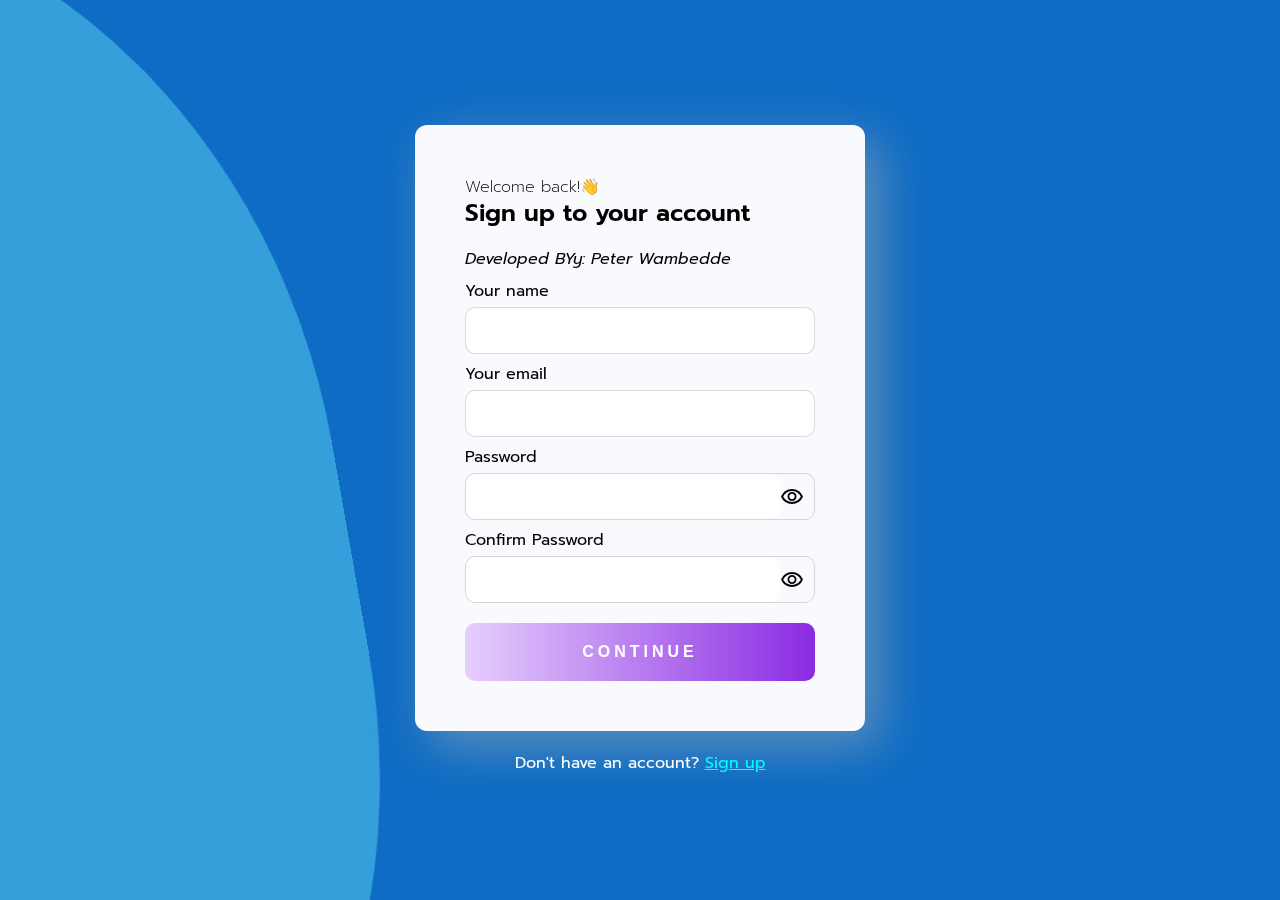
<file: index.html>
<!DOCTYPE html>
<html lang="en">
    <head>
        <meta charset="UTF-8" />
        <meta name="viewport" content="width=device-width, initial-scale=1.0" />
        <title>Document</title>
        <link rel="stylesheet" href="./assest/style.css" />
        <!-- <link rel="stylesheet" href="./assest/sign-up.css"> -->
        <link rel="preconnect" href="https://fonts.googleapis.com" />
        <link rel="preconnect" href="https://fonts.gstatic.com" crossorigin />
        <link
            rel="stylesheet"
            href="https://fonts.googleapis.com/css2?family=Material+Symbols+Outlined:opsz,wght,FILL,GRAD@24,400,0,0" />
        <link
            href="https://fonts.googleapis.com/css2?family=Prompt:ital,wght@0,100;0,300;0,400;0,500;0,600;0,700;0,900;1,100&display=swap"
            rel="stylesheet" />
    </head>
    <body>
         
        <div class='box'>
            <div class='wave -one'></div>
            <div class='wave -two'></div>
            <div class='wave -three'></div>
          </div>          
        <div class="form-container">
            <form>
                <p id="welcome">Welcome back!👋</p>
                <h2>Sign up to your account</h2>
                <p><i>Developed BYy: Peter Wambedde</i></p>
                <label for="name">Your name</label>
                <input id="name" type="text" />
                <label for="email">Your email</label>
                <input id="email" type="email" />
                <label for="password">Password</label>
                <div class="password">
                    <input id="password" class="password-input" type="password" />
                    <spanid="eye" class="material-symbols-outlined eye" title="show password">visibility</spanid=>
                </div>
                <label for="final-password">Confirm Password</label>
                <div class="password">
                    <input id="final-password" type="password" class="password-input" />
                    <span id="confirm-eye" class="material-symbols-outlined eye" title="show password"> visibility</span>
                </div>
                <button class="submit">CONTINUE</button>
                <p id="error">Error: All fields are mandatory</p>
            </form>
            <p id="sign-up-button">Don't have an account? <a href="#">Sign up</a></p>
        </div>
        <script src="./script.js"></script>
    </body>
</html>
</file>
<file: assest/style.css>
*{
    margin: 0;
    padding: 0;
}
body{
    background-color: #F9FAFD;
    font-family: 'Prompt', sans-serif;
}
.form-container{
    display: flex;
    flex-direction: column;
    align-items: center;
    height: 100vh;
    box-sizing: border-box;
    justify-content: center;
    position: relative;
    z-index: 20;
}
.eye{
    cursor: pointer;
}
#welcome{
    font-weight: 200;
}
h2{
    font-weight: 600;
    margin-top: -4px;
    margin-bottom: 16px;
}
label{
    margin: 8px 0 4px 0;
}
form{
    border-radius: 12px;
    box-shadow: 15px 15px 50px rgba(182, 180, 180, 0.5);
    width: 450px;
    box-sizing: border-box;
    display: flex;
    flex-direction: column;
    padding: 50px;
    background-color: #F9FAFD;
}
input{
    border: 1px solid rgba(0, 0, 0, 0.144);
    font-size: 18px;
    border-radius: 10px;
    box-sizing: border-box;
    padding: 12px;
    width: 100%;
    outline: none;
}
.password{
    display: flex;  
    align-items: center;
    box-sizing: border-box;
    padding-right: 10px;
    border-radius: 10px;
    border: 1px solid rgba(0, 0, 0, 0.144);
}
.password-input{
    border: none;
}
.submit{
    border: none;
    background: linear-gradient(90deg, rgb(230, 206, 252), blueviolet);
    border-radius: 10px;
    margin-top: 20px;
    padding: 20px 30px;
    color: white;
    font-size: 16px;
    font-weight: 700;
    letter-spacing: 4px;
    cursor: pointer;
    width: 100%;
    transition: background 5s linear;
}
.submit:hover{
    background: linear-gradient(90deg, blueviolet, deepskyblue);
    transition: background 5s linear;
}
#sign-up-button{
    margin-top: 20px;
    color: rgb(255, 255, 255);
}
a{
    color: aqua;
}
#error{
    color: blueviolet;
    font-size: 18px;
    font-weight: 500;
    text-align: center;
    margin-top: 28px;
    outline: none;
    border-radius: 10px;
    width: 100%;
    display: none;
}

/* background styling */
.container{
    position: absolute;
    left: 0;
    right: 0;
    top: 0;
    bottom: 0;
    margin: auto;
    height: 100vh;
    overflow: hidden;
}
.line{
    position: absolute;
    width: 100%;
    overflow: hidden;
    height: 100%;
    box-sizing: border-box;
    background: blueviolet;
}
.line-1{
    z-index: 15;
    opacity: 0.5;
}
.line-2{
    z-index: 10;
    opacity: 0.7;
}style.css
.line-3{
    z-index: 5;
}
.wave{
    position: absolute;
    left: 0;
    width: 200%;
    height: 100%;
    box-sizing: border-box;
    background-repeat: repeat no-repeat;
    background-position: 0 bottom;
    transform-origin: center bottom;
}
.wave1{
    background-size: 50% 80px;
}
.wave2{
    background-size: 50% 100px;
    animation: animate 12s linear infinite;
}

.wave3{
    background-size: 50% 80px;
    animation: animate 18s linear infinite;
}
@keyframes animate{
    0%{
        transform: translateX(0) translateZ(0) scaleY(1);
    }
    50%{
        transform: translateX(-25%) translateZ(0) scaleY(0.5);
    }
    100%{
        transform: translateX(-50%) translateZ(0) scaleY(1);
    }
}

@media screen and (max-width:550px){
    form{
        width: 80vw;
        height: fit-content;
        padding: 30px;
    }
    input{
        height: 20px;
        font-size: 14px;
    }
    label{
        font-size: 14px;
    }
    .submit{
        font-size: 12px;
        padding: 10px;
    }
    h2{
        font-size: 16px;
        margin-top: -4px;
    }
}
@media screen and (max-height:800px) {
    form{
        width: 30vw;
        height: fit-content;
        padding: 30px;
    }
    input{
        height: 25px;
        font-size: 14px;
        padding: 15px;
    }
    label{
        font-size: 14px;
    }
    .submit{
        font-size: 12px;
        padding: 10px;
    }
    h2{
        font-size: 16px;
        margin-top: -4px;
    }
}
@media screen and (max-width:800px) and (max-height:800px) {
    
    form{
        width: 400px;
        height: fit-content;
        padding: 30px;
    }
    input{
        height: 25px;
        font-size: 14px;
        padding: 15px;
    }
    label{
        font-size: 14px;
    }
    .submit{
        font-size: 12px;
        padding: 10px;
    }
    h2{
        font-size: 16px;
        margin-top: -4px;
    }
}
@media screen and (max-width:500px) and (max-height:800px) {
    form{
        width: 300px;
        height: fit-content;
        padding: 30px;
    }
    input{
        height: 25px;
        font-size: 14px;
        padding: 15px;
    }
    label{
        font-size: 14px;
    }
    .submit{
        font-size: 12px;
        padding: 10px;
    }
    h2{
        font-size: 16px;
        margin-top: -4px;
    }
    .submit{
        font-size: 12px;
    }
}
@media screen and (max-width:350px) and (max-height:800px) {
    form{
        width: 250px;
        height: fit-content;
        padding: 30px;
    }
    input{
        height: 25px;
        font-size: 14px;
        padding: 15px;
    }
    label{
        font-size: 14px;
    }
    .submit{
        font-size: 12px;
        padding: 10px;
    }
    h2{
        font-size: 16px;
        margin-top: -4px;
    }
    .submit{
        font-size: 10px;
    }
}
@media screen and (max-width:280px) and (max-height:800px) {
    #welcome{
        font-size: 12px;
    }
    form{
        width: 200px;
        height: fit-content;
        padding: 30px;
    }
    input{
        height: 18px;
        font-size: 12px;
        padding: 10px;
    }
    label{
        font-size: 12px;
    }
    .submit{
        font-size: 12px;
        padding: 10px;
    }
    h2{
        font-size: 14px;
        margin-top: -4px;
    }
    .submit{
        font-size: 10px;
    }
}



body{
	margin: 0;
	padding: 0;
	background-color: #0e6cc4;
	overflow-x:hidden;
	overflow-y:hidden;
}

/*waves****************************/


.box {
	position: fixed;
	top: 0;
	transform: rotate(80deg);
	left: 0;
}

.wave {
	position: fixed;
	top: 0;
	left: 0;
  opacity: .4;
  position: absolute;
  top: 3%;
  left: 10%;
  background: #0af;
  width: 1500px;
  height: 1300px;
  margin-left: -150px;
  margin-top: -250px;
  transform-origin: 50% 48%;
  border-radius: 43%;
  animation: drift 7000ms infinite linear;
}

.wave.-three {
  animation: drift 7500ms infinite linear;
	position: fixed;
	background-color: #77daff;
}

.wave.-two {
  animation: drift 3000ms infinite linear;
  opacity: .1;
  background: black;
	position: fixed;
}

.box:after {
  content: '';
  display: block;
  left: 0;
  top: 0;
  width: 100%;
  height: 100%;
  z-index: 11;
  transform: translate3d(0, 0, 0);
}

@keyframes drift {
  from { transform: rotate(0deg); }
  from { transform: rotate(360deg); }
}

/*LOADING SPACE*/

.contain {
	animation-delay: 4s;
	z-index: 1000;
	position: fixed;
	top: 0;
	left: 0;
	bottom: 0;
	right: 0;
  display: -webkit-box;
  display: -ms-flexbox;
  display: flex;
  -ms-flex-flow: row nowrap;
  flex-flow: row nowrap;
  -webkit-box-pack: center;
  -ms-flex-pack: center;
  justify-content: center;
  -webkit-box-align: center;
  -ms-flex-align: center;
  align-items: center;

  background: #25a7d7;
  background: -webkit-linear-gradient(#25a7d7, #2962FF);
  background: linear-gradient(#25a7d7, #25a7d7);
}

.icon {
  width: 100px;
  height: 100px;
  margin: 0 5px;
}

/*Animation*/
.icon:nth-child(2) img {-webkit-animation-delay: 0.2s;animation-delay: 0.2s}
.icon:nth-child(3) img {-webkit-animation-delay: 0.3s;animation-delay: 0.3s}
.icon:nth-child(4) img {-webkit-animation-delay: 0.4s;animation-delay: 0.4s}

.icon img {
  -webkit-animation: anim 2s ease infinite;
  animation: anim 2s ease infinite;
  -webkit-transform: scale(0,0) rotateZ(180deg);
  transform: scale(0,0) rotateZ(180deg);
}

@-webkit-keyframes anim{
  0% {
    -webkit-transform: scale(0,0) rotateZ(-90deg);
    transform: scale(0,0) rotateZ(-90deg);opacity:0
  }
  30% {
    -webkit-transform: scale(1,1) rotateZ(0deg);
    transform: scale(1,1) rotateZ(0deg);opacity:1
  }
  50% {
    -webkit-transform: scale(1,1) rotateZ(0deg);
    transform: scale(1,1) rotateZ(0deg);opacity:1
  }
  80% {
    -webkit-transform: scale(0,0) rotateZ(90deg);
    transform: scale(0,0) rotateZ(90deg);opacity:0
  }
}

@keyframes anim{
  0% {
    -webkit-transform: scale(0,0) rotateZ(-90deg);
    transform: scale(0,0) rotateZ(-90deg);opacity:0
  }
  30% {
    -webkit-transform: scale(1,1) rotateZ(0deg);transform: scale(1,1) rotateZ(0deg);opacity:1
  }
  50% {
    -webkit-transform: scale(1,1) rotateZ(0deg);
    transform: scale(1,1) rotateZ(0deg);opacity:1
  }
  80% {
    -webkit-transform: scale(0,0) rotateZ(90deg);
    transform: scale(0,0) rotateZ(90deg);opacity:0
  }
}
</file>
<file: assest/sign-up.css>
*{
    margin: 0;
    padding: 0;  
}
body{
    font-family: 'Prompt', sans-serif;
}

#sign-up{
    color: rgb(214, 205, 222);
    font-size: 28px;
    font-weight: 400;

}
.profile-pic{
    margin-top: 40px;
}
h2{
    font-weight: 500;
    margin-bottom: 20px;
}
.user-info{
    margin-top: 20px;
}
.user-info p{
    font-size: 22px;
    font-weight: 300;
    line-height: 4.6vh;
    font-size: sans-serif;
}
.container{
    width: 100vw;
    display: flex;
    align-items: center;
    justify-content: center;
}
/* background styling */
.container{
    position: absolute;
    left: 0;
    right: 0;
    top: 0;
    bottom: 0;
    margin: auto;
    height: 100vh;
    overflow: hidden;
}
.line{
    position: absolute;
    width: 100%;
    overflow: hidden;
    height: 100%;
    box-sizing: border-box;
    background: rgb(179, 144, 212);
}
.line-1{
    z-index: 15;
    opacity: 0.5;
}
.line-2{
    z-index: 10;
    opacity: 0.7;
}
.line-3{
    z-index: 5;
}
.wave{
    position: absolute;
    left: 0;
    width: 200%;
    height: 100%;
    box-sizing: border-box;
    background-repeat: repeat no-repeat;
    background-position: 0 bottom;
    transform-origin: center bottom;
}
.wave1{
    background-size: 50% 80px;
}
.wave2{
    background-size: 50% 100px;
    animation: animate 12s linear infinite;
}

.wave3{
    background-size: 50% 120px;
    animation: animate 18s linear infinite;
}
@keyframes animate{
    0%{
        transform: translateX(0) translateZ(0) scaleY(1);
    }
    50%{
        transform: translateX(-25%) translateZ(0) scaleY(0.5);
    }
    100%{
        transform: translateX(-50%) translateZ(0) scaleY(1);
    }
}
.success{
    position: absolute;
    z-index: 100;
    border: none;
    background-color: #F9FAFD;
    display: flex;
    flex-direction: column;
    width: 20vw;
    text-align: center;
    align-items: center;
    justify-content: center;
    padding: 50px;
    box-shadow: 0 0 20px rgba(114, 112, 112, 0.5);
    border-radius: 4px;
}
.user-dp{
    height: 150px;
    width: 150px;
    border-radius: 50%;   
}
#logout{
    padding: 22px;
    border: none;
    width: 70%;
    margin-top: 36px;
    color: white;
    font-weight: 600;
    border-radius: 12px;
    font-size: 18px;
    background-color: blueviolet;
    cursor:pointer
}

@keyframes animate{
    0%{
        transform: translateX(0) translateZ(0) scaleY(1);
    }
    50%{
        transform: translateX(-25%) translateZ(0) scaleY(0.5);
    }
    100%{
        transform: translateX(-50%) translateZ(0) scaleY(1);
    }
}

@media screen and (min-width:400px) and (max-width:800px) {
    .success{
        width: 70vw;
        height: fit-content;
        padding: 30px;
    }
    .user-dp{
        height: 20vw;
        width: 20vw;
        border-radius: 50%;   
    }
    .user-info p{
        font-size: 20px;
        font-weight: 300;
        line-height: 4.6vh;
        font-size: sans-serif;
    }

}
@media screen and (min-width:801px) and (max-width:1300px) {
    .success{
        width: 50vw;
        height: fit-content;
        padding: 30px;
    }
    .user-dp{
        height: 20vw;
        width: 20vw;
        border-radius: 50%;   
    }
    .user-info p{
        font-size: 20px;
        font-weight: 300;
        line-height: 4.6vh;
        font-size: sans-serif;
    }

}

@media screen and (max-height:800px) {
   .success{
        width: 30vw;
        height: fit-content;
        padding: 20px;
    }
    .user-dp{
        height: 16vw;
        width: 16vw;
        border-radius: 50%;   
    }
    .user-info p{
        font-size: 16px;
        font-weight: 300;
        font-size: sans-serif;
    }
    #logout{
           padding: 16px;
    width: 70%;
    margin-top: 20px;
    border-radius: 12px;
    font-size: 14px;
    background-color: blueviolet;
    cursor:pointer
    }
}

@media screen and (max-width:825px) and (max-height:800px) {
   .success{
        width: 30vw;
        height: fit-content;
        padding: 20px;
    }
    .user-dp{
        height: 16vw;
        width: 16vw;
        border-radius: 50%;   
    }
    .user-info p{
        font-size: 14px;
        font-weight: 300;
        font-size: sans-serif;
    }
    #logout{
           padding: 10px;
    width: 70%;
    margin-top: 14px;
    border-radius: 12px;
    font-size: 14px;
    background-color: blueviolet;
    cursor:pointer
    }
    #sign-up{
        font-size: 20px;
    }
}
@media screen and (max-width:825px) {
   .success{
        width: 60vw;
        height: fit-content;
        padding: 20px;
    }
    .user-dp{
        height: 16vw;
        width: 16vw;
        border-radius: 50%;   
    }
    .user-info p{
        font-size: 14px;
        font-weight: 300;
        font-size: sans-serif;
    }
    #logout{
        padding: 10px;
        width: 70%;
        margin-top: 14px;
        border-radius: 12px;
        font-size: 14px;
        background-color: blueviolet;
        cursor:pointer
    }
    #sign-up{
        font-size: 20px;
    }
}
@media screen and (max-width:750px) and (max-height:800px) {
   .success{
        width: 50vw;
        height: fit-content;
        padding: 20px;
    }
    .user-dp{
        height: 18vw;
        width: 18vw;
        border-radius: 50%;   
    }
    .user-info p{
        font-size: 14px;
        font-weight: 300;
        font-size: sans-serif;
    }
    #logout{
           padding: 10px;
    width: 70%;
    margin-top: 14px;
    border-radius: 12px;
    font-size: 14px;
    background-color: blueviolet;
    cursor:pointer
    }
    #sign-up{
        font-size: 20px;
    }
}
@media screen and (max-width:750px) {
   .success{
        width: 60vw;
        height: fit-content;
        padding: 20px;
    }
    .user-dp{
        height: 18vw;
        width: 18vw;
        border-radius: 50%;   
    }
    .user-info p{
        font-size: 14px;
        font-weight: 300;
        font-size: sans-serif;
    }
    #logout{
           padding: 10px;
    width: 70%;
    margin-top: 14px;
    border-radius: 12px;
    font-size: 14px;
    background-color: blueviolet;
    cursor:pointer
    }
    #sign-up{
        font-size: 20px;
    }
}

@media screen and (max-width:500px) and (max-height:800px) {
   .success{
        width: 50vw;
        height: fit-content;
        padding: 20px;
    }
    .user-dp{
        height: 21vw;
        width: 21vw;
        border-radius: 50%;   
    }
    .user-info p{
        font-size: 14px;
        font-weight: 300;
        font-size: sans-serif;
    }
    #logout{
    padding: 10px;
    width: 70%;
    margin-top: 14px;
    border-radius: 12px;
    font-size: 14px;
    background-color: blueviolet;
    cursor:pointer
    }
    #sign-up{
        font-size: 20px;
    }
}
@media screen and (max-width:500px){
   .success{
        width: 60vw;
        height: fit-content;
        padding: 20px;
    }
    .user-dp{
        height: 21vw;
        width: 21vw;
        border-radius: 50%;   
    }
    .user-info p{
        font-size: 14px;
        font-weight: 300;
        font-size: sans-serif;
    }
    #logout{
    padding: 10px;
    width: 70%;
    margin-top: 14px;
    border-radius: 12px;
    font-size: 14px;
    background-color: blueviolet;
    cursor:pointer
    }
    #sign-up{
        font-size: 20px;
    }
}

@media screen and (max-width:400px) and (max-height:800px) {
   .success{
        width: 60vw;
        height: fit-content;
        padding: 20px;
    }
    .user-dp{
        height: 24vw;
        width: 24vw;
        border-radius: 50%;   
    }
    .user-info p{
        font-size: 12px;
        font-weight: 300;
        font-size: sans-serif;
    }
    #logout{
    padding: 10px;
    width: 70%;
    margin-top: 14px;
    border-radius: 12px;
    font-size: 10px;
    background-color: blueviolet;
    cursor:pointer
    }
    #sign-up{
        font-size: 16px;
    }
    h2{
        font-size: 12px;
    }
}

@media screen and (max-width:400px){
   .success{
        width: 60vw;
        height: fit-content;
        padding: 20px;
    }
    .user-dp{
        height: 24vw;
        width: 24vw;
        border-radius: 50%;   
    }
    .user-info p{
        font-size: 12px;
        font-weight: 300;
        font-size: sans-serif;
    }
    #logout{
    padding: 10px;
    width: 70%;
    margin-top: 14px;
    border-radius: 12px;
    font-size: 10px;
    background-color: blueviolet;
    cursor:pointer
    }
    #sign-up{
        font-size: 16px;
    }
    h2{
        font-size: 12px;
    }
}
</file>
